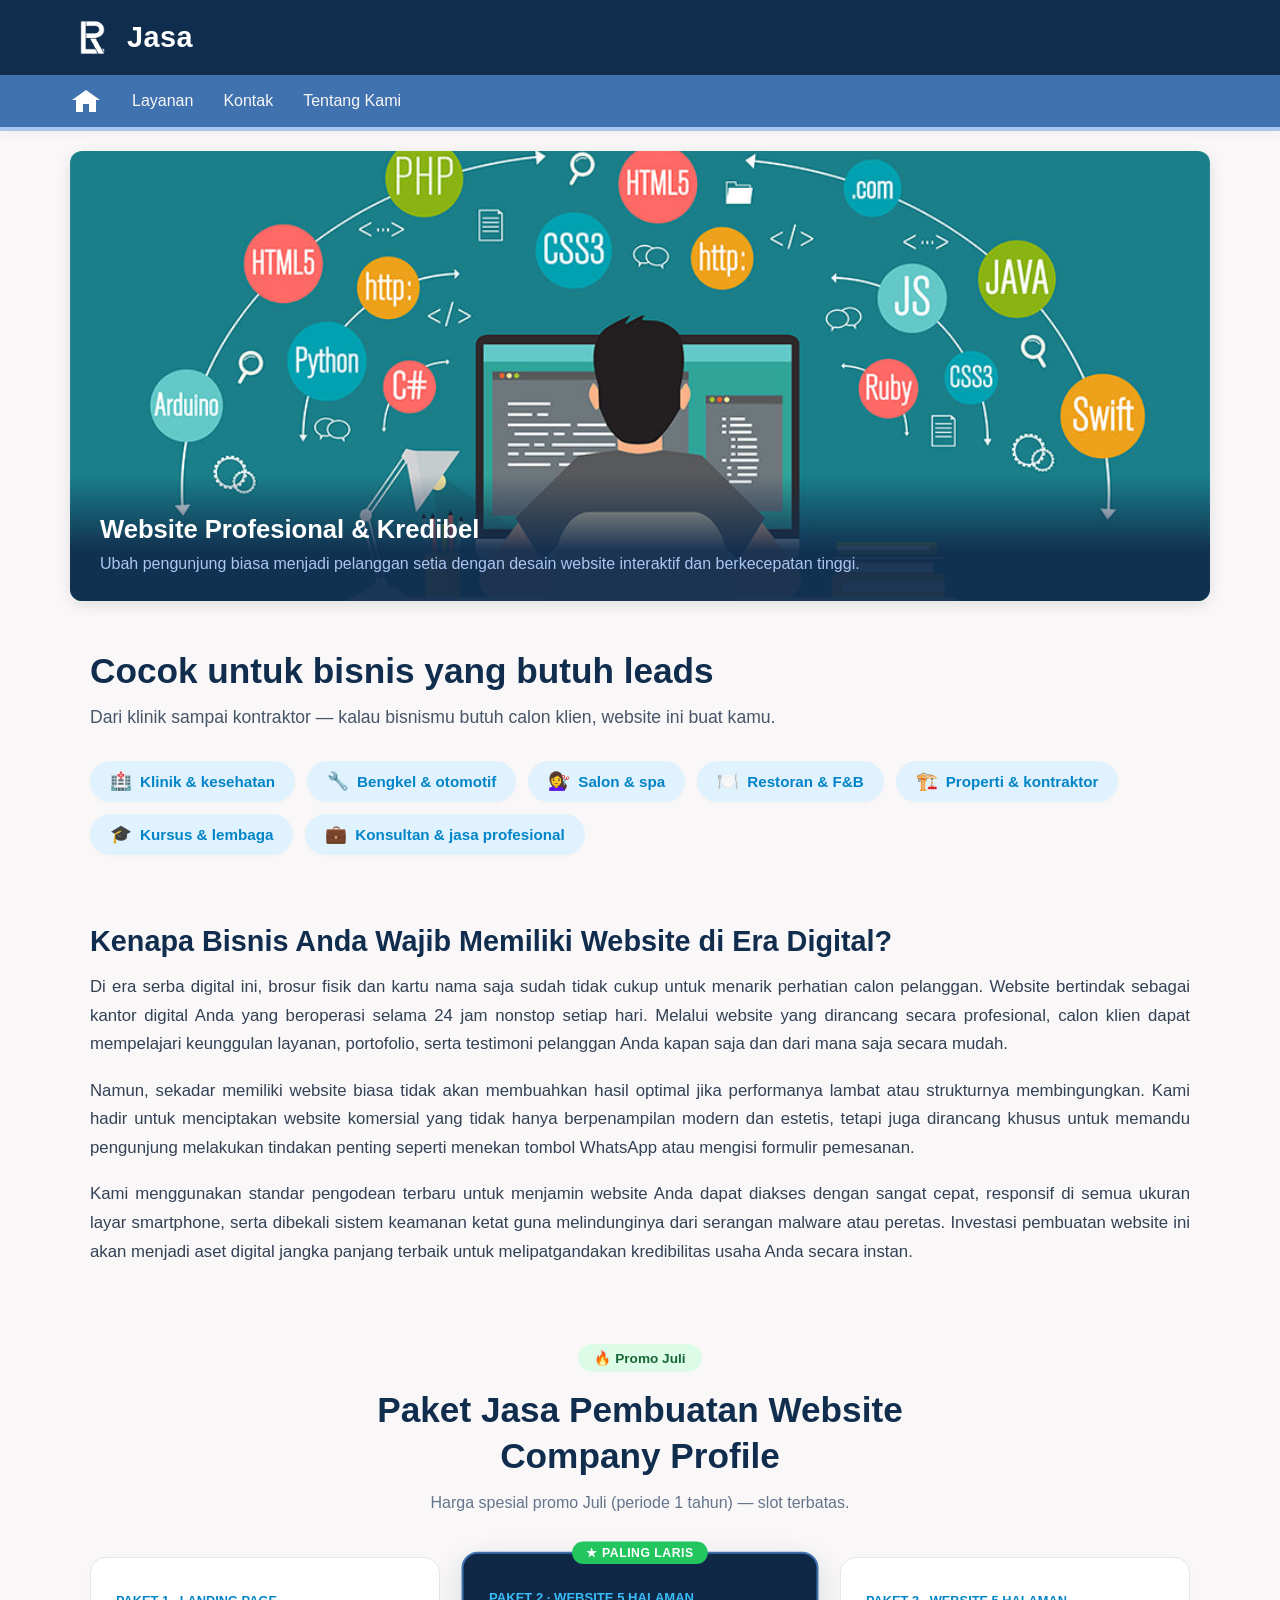
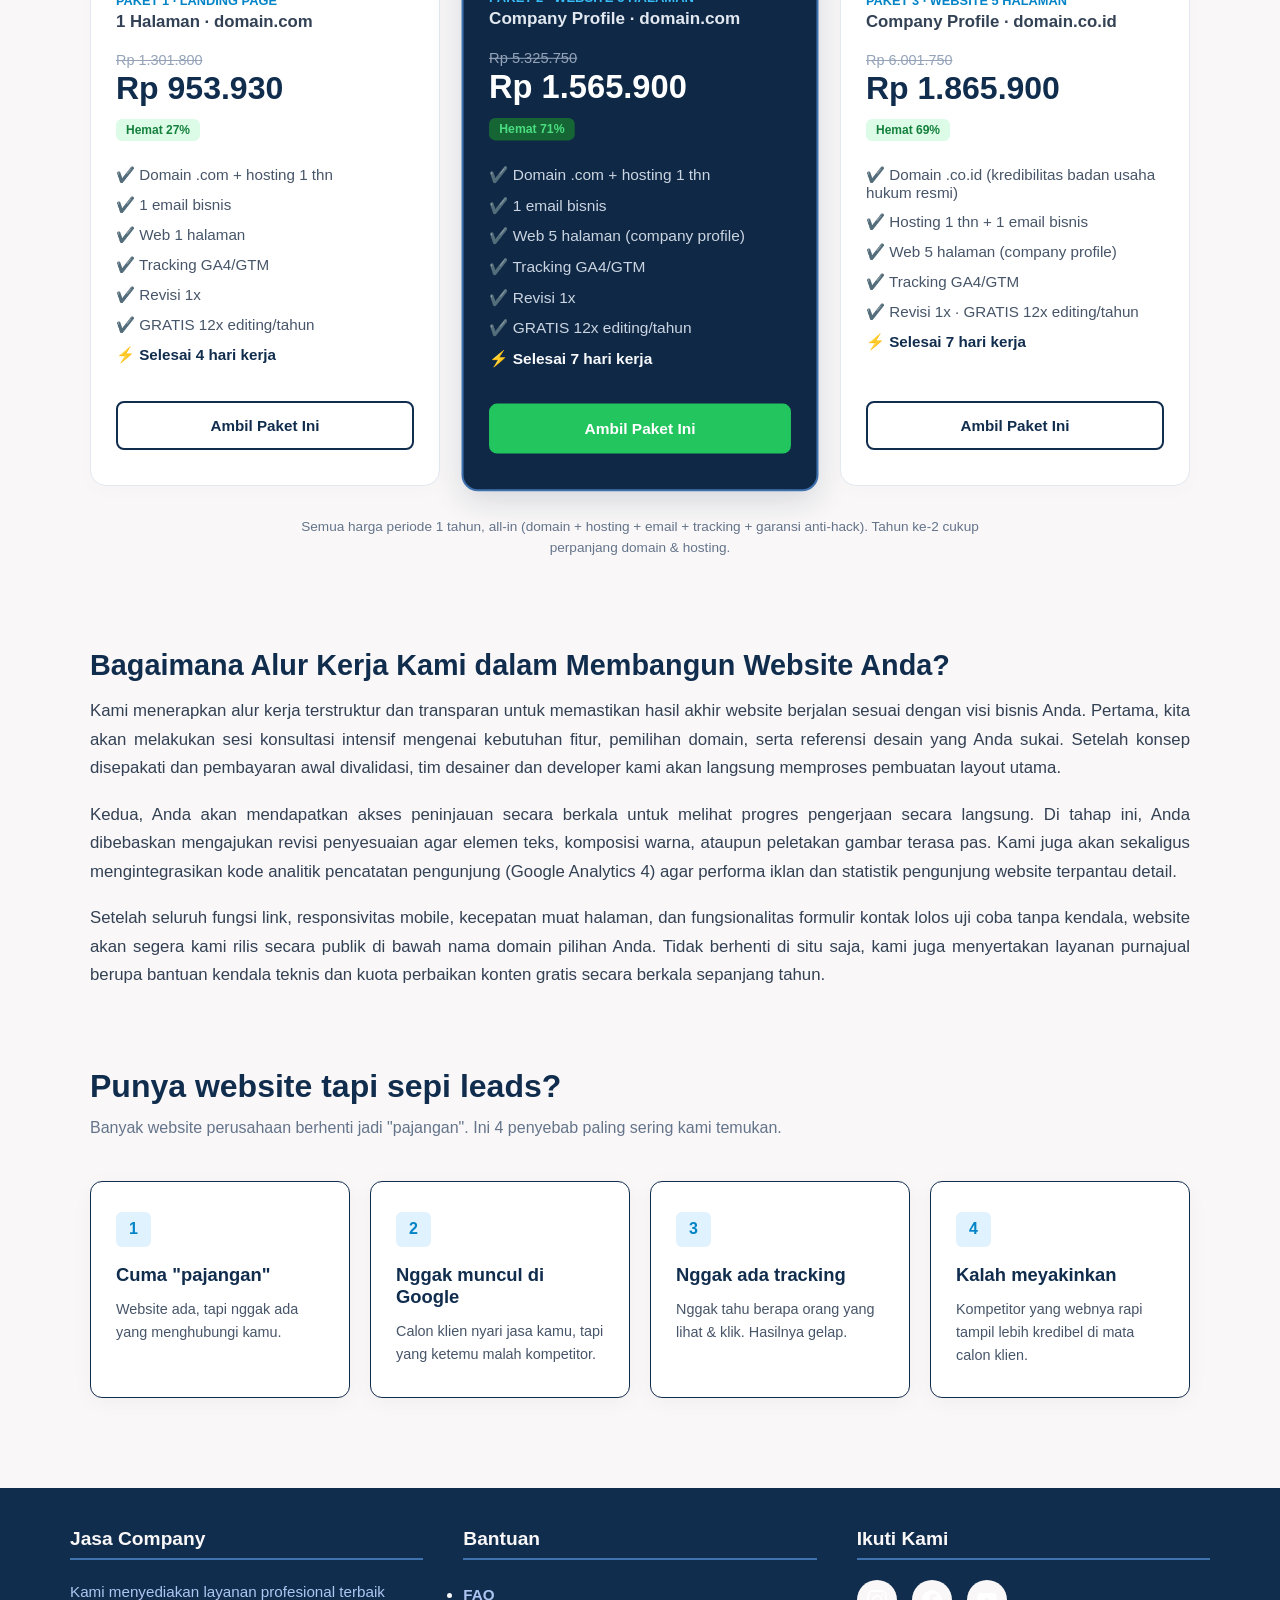
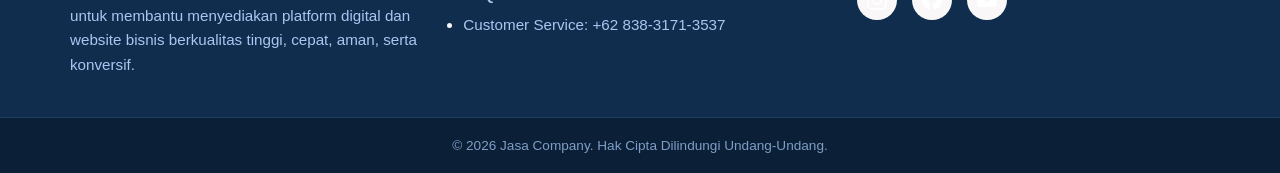
<file: Coba/index.html>
<!DOCTYPE html>
<html lang="id">
    <head>
        <title>Jasa Pembuatan Website Company Profile & Landing Page</title>
        <meta charset="UTF-8">
        <meta name="google-site-verification" content="d1-njlI8sUoPVNh6H78Sb73TtSeCUR81l8b9P4WGvww" />
        <meta name="viewport" content="width=device-width, initial-scale=1.0">
        <link rel="stylesheet" href="css/style.css">
        <style>
            .container {
                display: flex;
                flex-direction: column;
                align-items: center;
                width: 100%;
                padding: 20px 0;
            }

            .slider-container {
                position: relative;
                width: 100%;
                max-width: 1140px;
                height: 450px;    
                overflow: hidden;
                border-radius: 12px;
                box-shadow: 0 4px 15px rgba(0, 0, 0, 0.1);
                margin-bottom: 30px;
            }

            .slider-wrapper {
                width: 100%;
                height: 100%;
                position: relative;
            }

            .slide {
                position: absolute;
                top: 0;
                left: 0;
                width: 100%;
                height: 100%;
                opacity: 0;
                transition: opacity 0.8s ease-in-out;
                z-index: 1;
            }

            .slide.active {
                opacity: 1;
                z-index: 2;
            }

            .slide-img {
                width: 100%;
                height: 100%;
                object-fit: cover; 
            }

            .text-box-bottom {
                position: absolute;
                bottom: 0;
                left: 0;
                width: 100%;
                background: linear-gradient(transparent, rgba(17, 45, 78, 0.95) 60%); 
                color: #F9F7F7;
                padding: 40px 30px 25px 30px;
                text-align: left;
                box-sizing: border-box;
            }

            .text-box-bottom h3 {
                font-size: 1.6rem;
                margin-bottom: 8px;
                color: #ffffff;
                font-weight: 600;
            }

            .text-box-bottom p {
                font-size: 1rem;
                color: #adc5f1;
                line-height: 1.5;
                max-width: 800px;
            }

            .business-leads-section {
                max-width: 1140px;
                width: 100%;
                padding: 20px 20px 40px 20px;
                text-align: left;
            }

            .business-leads-title {
                font-size: 2.2rem;
                color: #112D4E;
                font-weight: 700;
                margin-bottom: 12px;
            }

            .business-leads-subtitle {
                font-size: 1.1rem;
                color: #475569;
                margin-bottom: 30px;
                line-height: 1.6;
                max-width: 700px;
            }

            .badge-container {
                display: flex;
                flex-wrap: wrap;
                gap: 12px;
            }

            .lead-badge {
                display: flex;
                align-items: center;
                gap: 8px;
                background-color: #e0f2fe;
                color: #0284c7;
                padding: 10px 20px;
                border-radius: 50px;
                font-weight: 600;
                font-size: 0.95rem;
                box-shadow: 0 2px 5px rgba(0,0,0,0.02);
            }

            .lead-badge span {
                font-size: 1.1rem;
            }

            .desc-text {
                max-width: 1140px;
                width: 100%;
                padding: 0 20px;
                line-height: 1.7;
                color: #334155;
                font-size: 1.05rem;
                text-align: justify;
            }

            .desc-heading {
                max-width: 1140px;
                width: 100%;
                padding: 0 20px;
                font-size: 1.8rem;
                color: #112D4E;
                font-weight: 700;
                margin-top: 30px;
                margin-bottom: 15px;
            }

            .pricing-section {
                max-width: 1140px;
                width: 100%;
                margin: 60px auto;
                padding: 0 20px;
                text-align: center;
            }

            .promo-badge {
                display: inline-flex;
                align-items: center;
                gap: 4px;
                background-color: #dcfce7;
                color: #166534;
                padding: 6px 16px;
                border-radius: 20px;
                font-size: 0.85rem;
                font-weight: 700;
                margin-bottom: 15px;
            }

            .pricing-title {
                font-size: 2.2rem;
                color: #112D4E;
                font-weight: 700;
                line-height: 1.3;
                margin-bottom: 15px;
            }

            .pricing-subtitle {
                font-size: 1rem;
                color: #64748b;
                margin-bottom: 45px;
            }

            .pricing-grid {
                display: grid;
                grid-template-columns: repeat(3, 1fr);
                gap: 25px;
                align-items: stretch;
                margin-bottom: 30px;
            }

            .price-card {
                background: #ffffff;
                border: 1px solid #e2e8f0;
                border-radius: 16px;
                padding: 35px 25px;
                display: flex;
                flex-direction: column;
                text-align: left;
                position: relative;
                box-shadow: 0 4px 20px rgba(0,0,0,0.02);
                transition: transform 0.3s ease;
            }

            .price-card.featured {
                background-color: #0f2846;
                color: #ffffff;
                border: 2px solid #3F72AF;
                transform: scale(1.02);
                box-shadow: 0 10px 30px rgba(17, 45, 78, 0.15);
            }

            .featured-tag {
                position: absolute;
                top: -12px;
                left: 50%;
                transform: translateX(-50%);
                background-color: #22c55e;
                color: white;
                padding: 4px 14px;
                font-size: 0.75rem;
                font-weight: 700;
                border-radius: 20px;
                text-transform: uppercase;
                letter-spacing: 0.5px;
            }

            .card-header-title {
                font-size: 0.8rem;
                font-weight: 700;
                color: #0284c7;
                text-transform: uppercase;
                margin-bottom: 4px;
            }
            .price-card.featured .card-header-title {
                color: #38bdf8;
            }

            .card-header-sub {
                font-size: 1.05rem;
                font-weight: 600;
                color: #334155;
                margin-bottom: 20px;
            }
            .price-card.featured .card-header-sub {
                color: #e2e8f0;
            }

            .old-price {
                font-size: 0.9rem;
                text-decoration: line-through;
                color: #94a3b8;
            }

            .current-price {
                font-size: 2rem;
                font-weight: 700;
                color: #112D4E;
                margin: 2px 0 12px 0;
            }
            .price-card.featured .current-price {
                color: #ffffff;
            }

            .discount-badge {
                display: inline-block;
                background-color: #dcfce7;
                color: #15803d;
                font-size: 0.75rem;
                font-weight: 700;
                padding: 4px 10px;
                border-radius: 6px;
                margin-bottom: 25px;
                align-self: flex-start;
            }
            .price-card.featured .discount-badge {
                background-color: #166534;
                color: #4ade80;
            }

            .features-list {
                list-style: none;
                padding: 0;
                margin: 0 0 35px 0;
                display: flex;
                flex-direction: column;
                gap: 12px;
                font-size: 0.95rem;
            }

            .features-list li {
                display: flex;
                align-items: center;
                gap: 10px;
                color: #475569;
            }
            .price-card.featured .features-list li {
                color: #cbd5e1;
            }

            .features-list li.highlight-text {
                font-weight: 700;
                color: #112D4E;
            }
            .price-card.featured .features-list li.highlight-text {
                color: #f8fafc;
            }

            .pricing-btn {
                display: block;
                width: 100%;
                text-align: center;
                padding: 14px;
                border-radius: 8px;
                font-weight: 700;
                text-decoration: none;
                margin-top: auto;
                font-size: 0.95rem;
                border: 2px solid #112D4E;
                color: #112D4E;
                background-color: transparent;
                transition: all 0.3s ease;
            }
            .pricing-btn:hover {
                background-color: #112D4E;
                color: white;
            }

            .price-card.featured .pricing-btn {
                background-color: #22c55e;
                border-color: #22c55e;
                color: white;
            }
            .price-card.featured .pricing-btn:hover {
                background-color: #16a34a;
                border-color: #16a34a;
            }

            .pricing-note {
                font-size: 0.85rem;
                color: #64748b;
                line-height: 1.6;
                max-width: 700px;
                margin: 0 auto;
            }

            @media (max-width: 968px) {
                .pricing-grid {
                    grid-template-columns: 1fr;
                    gap: 40px;
                }
                .price-card.featured {
                    transform: scale(1);
                }
                .pricing-title {
                    font-size: 1.7rem;
                }
            }

            @media (max-width: 768px) {
                .slider-container { height: 300px; }
                .text-box-bottom h3 { font-size: 1.2rem; }
                .text-box-bottom p { font-size: 0.85rem; }
                .business-leads-title { font-size: 1.7rem; }
                .business-leads-subtitle { font-size: 0.95rem; }
                .lead-badge { font-size: 0.85rem; padding: 8px 16px; }
            }

            .leads-section {
                max-width: 1140px;
                width: 100%;
                margin: 60px auto 20px auto;
                padding: 0 20px;
                text-indent: 0; 
                text-align: left; 
            }

            .leads-title {
                font-size: 2rem;
                color: #112D4E; 
                font-weight: 700;
                margin-bottom: 10px;
            }

            .leads-subtitle {
                font-size: 1rem;
                color: #64748b;
                margin-bottom: 40px;
                line-height: 1.6;
            }

            .cards-grid {
                display: grid;
                grid-template-columns: repeat(4, 1fr);
                gap: 20px;
                width: 100%;
            }

            .lead-card {
                background-color: #ffffff;
                border-radius: 12px;
                padding: 30px 25px;
                box-shadow: 0 4px 20px rgba(0, 0, 0, 0.04); 
                border: 1px solid #112D4E;
                display: flex;
                flex-direction: column;
                gap: 12px;
                transition: transform 0.3s ease, box-shadow 0.3s ease;
            }

            .lead-card:hover {
                transform: translateY(-5px);
                box-shadow: 0 10px 25px rgba(0, 0, 0, 0.08);
            }

            .card-number {
                width: 35px;
                height: 35px;
                background-color: #e0f2fe; 
                color: #0284c7; 
                font-weight: 700;
                font-size: 1rem;
                display: flex;
                align-items: center;
                justify-content: center;
                border-radius: 6px;
            }

            .lead-card h3 {
                font-size: 1.15rem;
                color: #112D4E;
                font-weight: 700;
                margin-top: 5px;
            }

            .lead-card p {
                font-size: 0.9rem;
                color: #475569;
                line-height: 1.6;
                text-indent: 0; 
                text-align: left;
            }

            @media (max-width: 1024px) {
                .cards-grid { grid-template-columns: repeat(2, 1fr); }
            }

            @media (max-width: 640px) {
                .cards-grid { grid-template-columns: 1fr; }
                .leads-title { font-size: 1.6rem; }
            }
        </style>
    </head>
    <body>
        <header class="navbar">
            <div class="brand">
                <div style="display: flex; align-items: center; gap: 12px;">
                    <img src="img/logo.png" alt="Logo WebBuilder" class="brand-img">
                    <h1 class="brand-title">Jasa</h1>
                </div>
            </div>   

            <nav class="nav-menu">
                <div class="nav-menu-container">
                    <a href="#" class="home-logo" aria-label="Homepage">
                        <div class="house-roof"></div>
                        <div class="house-body"></div>
                    </a>
                    <a href="fahri/Layanan.html" class="nav-link">Layanan</a>
                    <a href="rizky/contact" class="nav-link">Kontak</a>
                    <a href="Arista/tentang_kami.html" class="nav-link">Tentang Kami</a>
                </div>
            </nav>
        </header>

        <div class="container">
            <div class="slider-container">
                <div class="slider-wrapper">
                    <div class="slide active">
                        <img src="img/slide1.png" alt="Website Kredibel" class="slide-img">
                        <div class="text-box-bottom">
                            <h3>Website Profesional & Kredibel</h3>
                            <p>Ubah pengunjung biasa menjadi pelanggan setia dengan desain website interaktif dan berkecepatan tinggi.</p>
                        </div>
                    </div>
                
                    <div class="slide">
                        <img src="img/slide2.png" alt="Konsultasi Gratis" class="slide-img">
                        <div class="text-box-bottom">
                            <h3>Konsultasi Gratis Bersama Tim Ahli</h3>
                            <p>Diskusikan konsep web impian Anda. Tim kami siap memberikan solusi terbaik sesuai anggaran bisnis Anda.</p>
                        </div>
                    </div>
                
                    <div class="slide">
                        <img src="img/slide3.png" alt="Optimasi Google" class="slide-img">
                        <div class="text-box-bottom">
                            <h3>Optimasi Google SEO & Tracking GA4</h3>
                            <p>Pastikan bisnis Anda mudah ditemukan calon klien di Google dan catat setiap data konversi secara akurat.</p>
                        </div>
                    </div>
                </div>
            </div>

            <section class="business-leads-section" id="jasa">
                <h2 class="business-leads-title">Cocok untuk bisnis yang butuh leads</h2>
                <p class="business-leads-subtitle">Dari klinik sampai kontraktor — kalau bisnismu butuh calon klien, website ini buat kamu.</p>

                <div class="badge-container">
                    <div class="lead-badge"><span>🏥</span> Klinik & kesehatan</div>
                    <div class="lead-badge"><span>🔧</span> Bengkel & otomotif</div>
                    <div class="lead-badge"><span>💇‍♀️</span> Salon & spa</div>
                    <div class="lead-badge"><span>🍽️</span> Restoran & F&B</div>
                    <div class="lead-badge"><span>🏗️</span> Properti & kontraktor</div>
                    <div class="lead-badge"><span>🎓</span> Kursus & lembaga</div>
                    <div class="lead-badge"><span>💼</span> Konsultan & jasa profesional</div>
                </div>
            </section>

            <h2 class="desc-heading">Kenapa Bisnis Anda Wajib Memiliki Website di Era Digital?</h2>
            <p class="desc-text">Di era serba digital ini, brosur fisik dan kartu nama saja sudah tidak cukup untuk menarik perhatian calon pelanggan. Website bertindak sebagai kantor digital Anda yang beroperasi selama 24 jam nonstop setiap hari. Melalui website yang dirancang secara profesional, calon klien dapat mempelajari keunggulan layanan, portofolio, serta testimoni pelanggan Anda kapan saja dan dari mana saja secara mudah.</p>
            <br>
            <p class="desc-text">Namun, sekadar memiliki website biasa tidak akan membuahkan hasil optimal jika performanya lambat atau strukturnya membingungkan. Kami hadir untuk menciptakan website komersial yang tidak hanya berpenampilan modern dan estetis, tetapi juga dirancang khusus untuk memandu pengunjung melakukan tindakan penting seperti menekan tombol WhatsApp atau mengisi formulir pemesanan.</p>
            <br>
            <p class="desc-text">Kami menggunakan standar pengodean terbaru untuk menjamin website Anda dapat diakses dengan sangat cepat, responsif di semua ukuran layar smartphone, serta dibekali sistem keamanan ketat guna melindunginya dari serangan malware atau peretas. Investasi pembuatan website ini akan menjadi aset digital jangka panjang terbaik untuk melipatgandakan kredibilitas usaha Anda secara instan.</p>
            <br>


            <section class="pricing-section">
                <div class="promo-badge">🔥 Promo Juli</div>
                <h2 class="pricing-title">Paket Jasa Pembuatan Website<br>Company Profile</h2>
                <p class="pricing-subtitle">Harga spesial promo Juli (periode 1 tahun) — slot terbatas.</p>

                <div class="pricing-grid">
                    <div class="price-card">
                        <div class="card-header-title">Paket 1 · Landing Page</div>
                        <div class="card-header-sub">1 Halaman · domain.com</div>
                        <div class="old-price">Rp 1.301.800</div>
                        <div class="current-price">Rp 953.930</div>
                        <div class="discount-badge">Hemat 27%</div>
                        <ul class="features-list">
                            <li>✔️ Domain .com + hosting 1 thn</li>
                            <li>✔️ 1 email bisnis</li>
                            <li>✔️ Web 1 halaman</li>
                            <li>✔️ Tracking GA4/GTM</li>
                            <li>✔️ Revisi 1x</li>
                            <li>✔️ GRATIS 12x editing/tahun</li>
                            <li class="highlight-text">⚡ Selesai 4 hari kerja</li>
                        </ul>
                        <a href="https://wa.me/6283831713537" class="pricing-btn">Ambil Paket Ini</a>
                    </div>

                    <div class="price-card featured">
                        <div class="featured-tag">★ Paling Laris</div>
                        <div class="card-header-title">Paket 2 · Website 5 Halaman</div>
                        <div class="card-header-sub">Company Profile · domain.com</div>
                        <div class="old-price">Rp 5.325.750</div>
                        <div class="current-price">Rp 1.565.900</div>
                        <div class="discount-badge">Hemat 71%</div>
                        <ul class="features-list">
                            <li>✔️ Domain .com + hosting 1 thn</li>
                            <li>✔️ 1 email bisnis</li>
                            <li>✔️ Web 5 halaman (company profile)</li>
                            <li>✔️ Tracking GA4/GTM</li>
                            <li>✔️ Revisi 1x</li>
                            <li>✔️ GRATIS 12x editing/tahun</li>
                            <li class="highlight-text">⚡ Selesai 7 hari kerja</li>
                        </ul>
                        <a href="https://wa.me/6283831713537" class="pricing-btn">Ambil Paket Ini</a>
                    </div>

                    <div class="price-card">
                        <div class="card-header-title">Paket 3 · Website 5 Halaman</div>
                        <div class="card-header-sub">Company Profile · domain.co.id</div>
                        <div class="old-price">Rp 6.001.750</div>
                        <div class="current-price">Rp 1.865.900</div>
                        <div class="discount-badge">Hemat 69%</div>
                        <ul class="features-list">
                            <li>✔️ Domain .co.id (kredibilitas badan usaha hukum resmi)</li>
                            <li>✔️ Hosting 1 thn + 1 email bisnis</li>
                            <li>✔️ Web 5 halaman (company profile)</li>
                            <li>✔️ Tracking GA4/GTM</li>
                            <li>✔️ Revisi 1x · GRATIS 12x editing/tahun</li>
                            <li class="highlight-text">⚡ Selesai 7 hari kerja</li>
                        </ul>
                        <a href="https://wa.me/6283831713537" class="pricing-btn">Ambil Paket Ini</a>
                    </div>
                </div>

                <p class="pricing-note">Semua harga periode 1 tahun, all-in (domain + hosting + email + tracking + garansi anti-hack). Tahun ke-2 cukup perpanjang domain & hosting.</p>
            </section>

            <h2 class="desc-heading" id="tentang">Bagaimana Alur Kerja Kami dalam Membangun Website Anda?</h2>
            <p class="desc-text">Kami menerapkan alur kerja terstruktur dan transparan untuk memastikan hasil akhir website berjalan sesuai dengan visi bisnis Anda. Pertama, kita akan melakukan sesi konsultasi intensif mengenai kebutuhan fitur, pemilihan domain, serta referensi desain yang Anda sukai. Setelah konsep disepakati dan pembayaran awal divalidasi, tim desainer dan developer kami akan langsung memproses pembuatan layout utama.</p>
            <br>
            <p class="desc-text">Kedua, Anda akan mendapatkan akses peninjauan secara berkala untuk melihat progres pengerjaan secara langsung. Di tahap ini, Anda dibebaskan mengajukan revisi penyesuaian agar elemen teks, komposisi warna, ataupun peletakan gambar terasa pas. Kami juga akan sekaligus mengintegrasikan kode analitik pencatatan pengunjung (Google Analytics 4) agar performa iklan dan statistik pengunjung website terpantau detail.</p>
            <br>
            <p class="desc-text">Setelah seluruh fungsi link, responsivitas mobile, kecepatan muat halaman, dan fungsionalitas formulir kontak lolos uji coba tanpa kendala, website akan segera kami rilis secara publik di bawah nama domain pilihan Anda. Tidak berhenti di situ saja, kami juga menyertakan layanan purnajual berupa bantuan kendala teknis dan kuota perbaikan konten gratis secara berkala sepanjang tahun.</p>
            <br>

            <section class="leads-section">
                <h2 class="leads-title">Punya website tapi sepi leads?</h2>
                <p class="leads-subtitle">Banyak website perusahaan berhenti jadi "pajangan". Ini 4 penyebab paling sering kami temukan.</p>

                <div class="cards-grid">
                    <div class="lead-card">
                        <div class="card-number">1</div>
                        <h3>Cuma "pajangan"</h3>
                        <p>Website ada, tapi nggak ada yang menghubungi kamu.</p>
                    </div>

                    <div class="lead-card">
                        <div class="card-number">2</div>
                        <h3>Nggak muncul di Google</h3>
                        <p>Calon klien nyari jasa kamu, tapi yang ketemu malah kompetitor.</p>
                    </div>

                    <div class="lead-card">
                        <div class="card-number">3</div>
                        <h3>Nggak ada tracking</h3>
                        <p>Nggak tahu berapa orang yang lihat & klik. Hasilnya gelap.</p>
                    </div>
                
                    <div class="lead-card">
                        <div class="card-number">4</div>
                        <h3>Kalah meyakinkan</h3>
                        <p>Kompetitor yang webnya rapi tampil lebih kredibel di mata calon klien.</p>
                    </div>
                </div>
            </section>
        </div>

        <footer id="kontak">
            <div class="footer-container">
                <div class="footer-box">
                    <h3>Jasa Company</h3>
                    <p class="footer-desc">
                        Kami menyediakan layanan profesional terbaik untuk membantu menyediakan platform digital dan website bisnis berkualitas tinggi, cepat, aman, serta konversif.
                    </p>
                </div>

                <div class="footer-box">
                    <h3>Bantuan</h3>
                    <ul class="footer-links">
                        <li><a href="FAQ.html"><b>FAQ</b></a></li>
                        <li><a href="https://wa.me/6283831713537">Customer Service: +62 838-3171-3537</a></li>
                    </ul>
                </div>

                <div class="footer-box">
                    <h3>Ikuti Kami</h3>
                    <div class="footer-socials">
                        <a href="https://www.instagram.com/cwk.normal" class="social-icon instagram"><img src="img/instagram.png" width="20" alt="Instagram"></a>
                        <a href="https://www.facebook.com/gatra.fp" class="social-icon facebook"><img src="img/facebook.png" width="20" alt="Facebook"></a>
                        <a href="https://www.youtube.com/@gatraaja35" class="social-icon youtube"><img src="img/youtube.png" width="20" alt="Youtube"></a>
                    </div>
                </div>
            </div>

            <div class="footer-bottom">
                <p>&copy; 2026 Jasa Company. Hak Cipta Dilindungi Undang-Undang.</p>
            </div>
        </footer>

        <script>
            const slides = document.querySelectorAll('.slide');
            let currentSlide = 0;
            const slideInterval = 4000;

            function nextSlide() {
                slides[currentSlide].classList.remove('active');
                currentSlide = (currentSlide + 1) % slides.length;
                slides[currentSlide].classList.add('active');
            }

            setInterval(nextSlide, slideInterval);
        </script>
    </body>
</html>
</file>
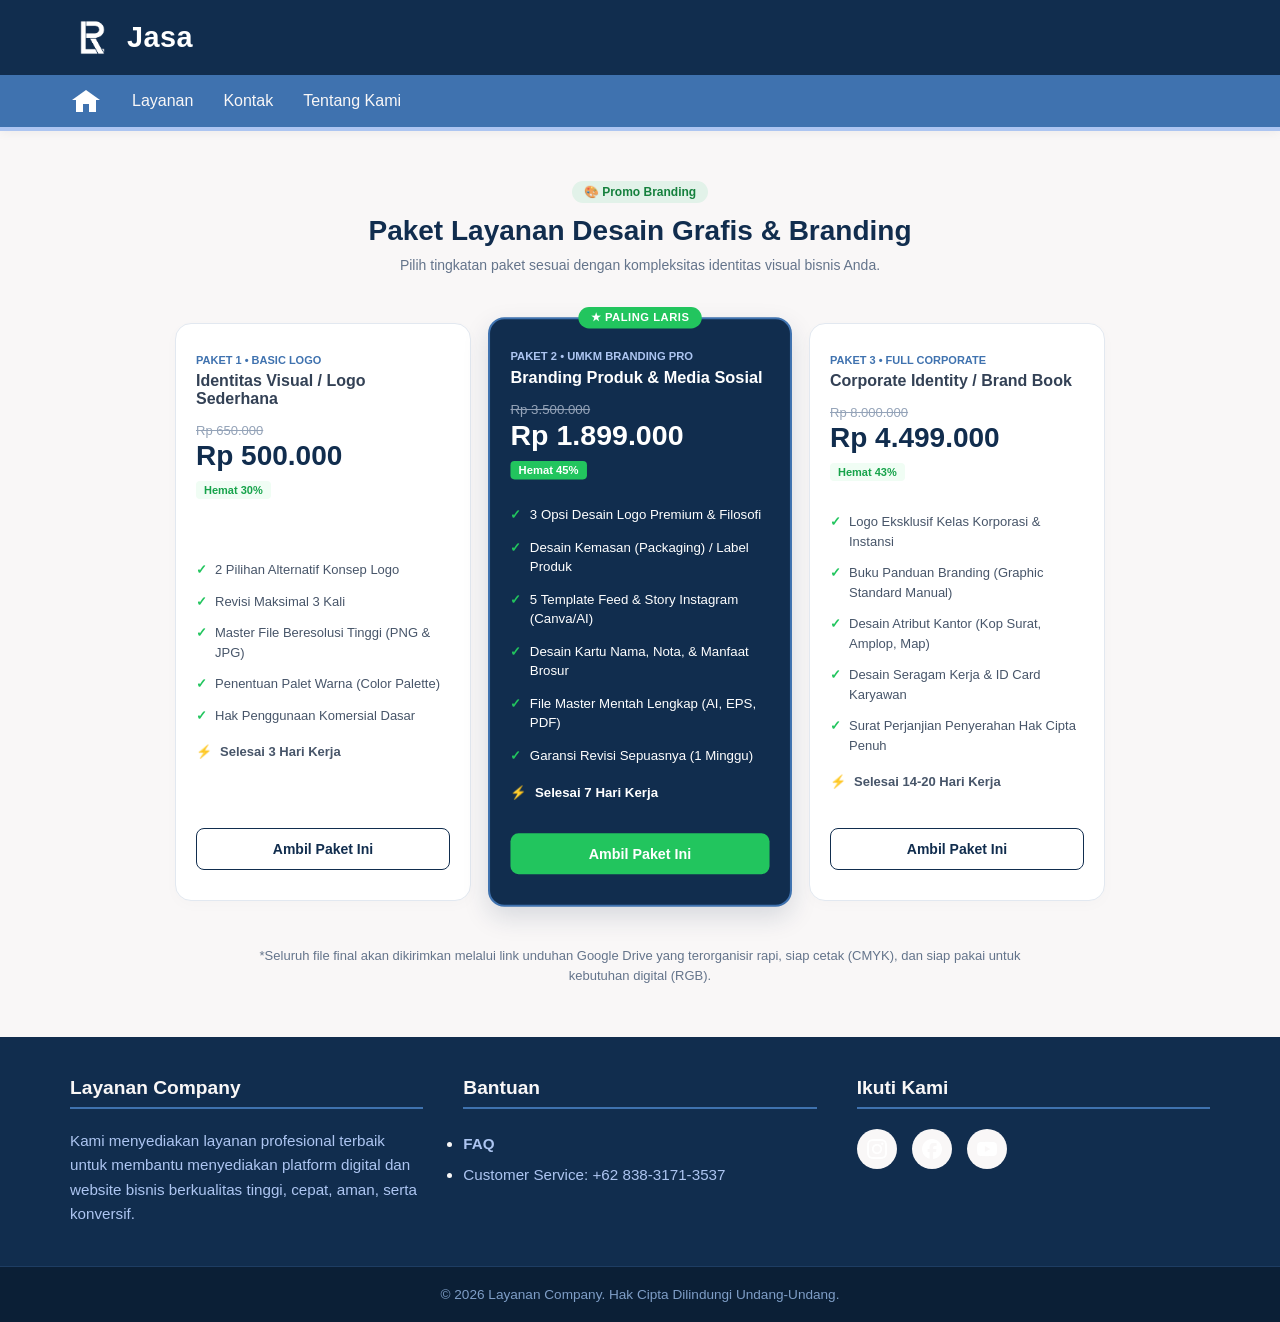
<file: Coba/fahri/Layanan Desain Grafis dan Branding.html>
<!DOCTYPE html>
<html lang="id">
    <head>
        <title>Jasa Pembuatan Website Company Profile & Landing Page</title>
        <meta charset="UTF-8">
        <meta name="viewport" content="width=device-width, initial-scale=1.0">
        <link rel="stylesheet" href="css/style.css">
        <link rel="stylesheet" href="css/fahri-style.css">
        

    </head>

<body>
<body>
        <header class="navbar">
            <div class="brand">
                <div style="display: flex; align-items: center; gap: 12px;">
                    <img src="../img/logo.png" alt="Logo WebBuilder" class="brand-img">
                    <h1 class="brand-title">Jasa</h1>
                </div>
            </div>   

            <nav class="nav-menu">
                <div class="nav-menu-container">
                    <a href="../index.html" class="home-logo" aria-label="Homepage">
                        <div class="house-roof"></div>
                        <div class="house-body"></div>
                    </a>
                    <a href="Layanan.html" class="nav-link">Layanan</a>
                    <a href="../rizky/kontak" class="nav-link">Kontak</a>
                    <a href="../Arista/tentang_kami" class="nav-link">Tentang Kami</a>
                </div>
            </nav>
        </header>


<!-- SECTION PRICING HARGA Layanan DESAIN & BRANDING (Sesuai Layout image_cc2ae8_2.png) -->
<section class="pricing-section">
    <div class="pricing-header">
        <span class="badge-promo">🎨 Promo Branding</span>
        <h2>Paket Layanan Desain Grafis & Branding</h2>
        <p>Pilih tingkatan paket sesuai dengan kompleksitas identitas visual bisnis Anda.</p>
    </div>

<div class="pricing-container">
        
         <!-- PAKET 1: KASUAL / STARTER -->
        <div class="pricing-card">
            <div class="card-top">
                <span class="packet-tag blue-text">PAKET 1 • BASIC LOGO</span>
                <h3>Identitas Visual / Logo Sederhana</h3>
                <div class="old-price">Rp 650.000</div>
                <div class="current-price">Rp 500.000</div>
                <span class="badge-save green-light">Hemat 30%</span>
            </div>
            <ul class="pricing-features">
                <li><span class="check-icon">✓</span> 2 Pilihan Alternatif Konsep Logo</li>
                <li><span class="check-icon">✓</span> Revisi Maksimal 3 Kali</li>
                <li><span class="check-icon">✓</span> Master File Beresolusi Tinggi (PNG & JPG)</li>
                <li><span class="check-icon">✓</span> Penentuan Palet Warna (Color Palette)</li>
                <li><span class="check-icon">✓</span> Hak Penggunaan Komersial Dasar</li>
                <li class="duration"><span class="flash-icon">⚡</span> Selesai 3 Hari Kerja</li>
            </ul>
            <a href="#" class="btn-packet outline">Ambil Paket Ini</a>
        </div>

        <!-- PAKET 2: UMKM / PROMOSI (HIGHLIGHTED AS PALING LARIS) -->
        <div class="pricing-card highlighted">
            <span class="badge-popular">★ PALING LARIS</span>
            <div class="card-top">
                <span class="packet-tag blue-light-text">PAKET 2 • UMKM BRANDING PRO</span>
                <h3>Branding Produk & Media Sosial</h3>
                <div class="old-price">Rp 3.500.000</div>
                <div class="current-price">Rp 1.899.000</div>
                <span class="badge-save green-solid">Hemat 45%</span>
            </div>
            <ul class="pricing-features">
                <li><span class="check-icon">✓</span> 3 Opsi Desain Logo Premium & Filosofi</li>
                <li><span class="check-icon">✓</span> Desain Kemasan (Packaging) / Label Produk</li>
                <li><span class="check-icon">✓</span> 5 Template Feed & Story Instagram (Canva/AI)</li>
                <li><span class="check-icon">✓</span> Desain Kartu Nama, Nota, & Manfaat Brosur</li>
                <li><span class="check-icon">✓</span> File Master Mentah Lengkap (AI, EPS, PDF)</li>
                <li><span class="check-icon">✓</span> Garansi Revisi Sepuasnya (1 Minggu)</li>
                <li class="duration"><span class="flash-icon">⚡</span> Selesai 7 Hari Kerja</li>
            </ul>
            <a href="#" class="btn-packet solid">Ambil Paket Ini</a>
        </div>

        <!-- PAKET 3: CORPORATE IDENTITY -->
        <div class="pricing-card">
            <div class="card-top">
                <span class="packet-tag blue-text">PAKET 3 • FULL CORPORATE</span>
                <h3>Corporate Identity / Brand Book</h3>
                <div class="old-price">Rp 8.000.000</div>
                <div class="current-price">Rp 4.499.000</div>
                <span class="badge-save green-light">Hemat 43%</span>
            </div>
            <ul class="pricing-features">
                <li><span class="check-icon">✓</span> Logo Eksklusif Kelas Korporasi & Instansi</li>
                <li><span class="check-icon">✓</span> Buku Panduan Branding (Graphic Standard Manual)</li>
                <li><span class="check-icon">✓</span> Desain Atribut Kantor (Kop Surat, Amplop, Map)</li>
                <li><span class="check-icon">✓</span> Desain Seragam Kerja & ID Card Karyawan</li>
                <li><span class="check-icon">✓</span> Surat Perjanjian Penyerahan Hak Cipta Penuh</li>
                <li class="duration"><span class="flash-icon">⚡</span> Selesai 14-20 Hari Kerja</li>
            </ul>
            <a href="#" class="btn-packet outline">Ambil Paket Ini</a>
        </div>

    </div>

    </div>


    <p class="pricing-footer-text">
        *Seluruh file final akan dikirimkan melalui link unduhan Google Drive yang terorganisir rapi, siap cetak (CMYK), dan siap pakai untuk kebutuhan digital (RGB).
    </p>
</section>

<footer id="kontak">
            <div class="footer-container">
                <div class="footer-box">
                    <h3>Layanan Company</h3>
                    <p class="footer-desc">
                        Kami menyediakan layanan profesional terbaik untuk membantu menyediakan platform digital dan website bisnis berkualitas tinggi, cepat, aman, serta konversif.
                    </p>
                </div>

                <div class="footer-box">
                    <h3>Bantuan</h3>
                    <ul class="footer-links">
                        <li><a href="../FAQ.html"><b>FAQ</b></a></li>
                        <li><a href="https://wa.me/6283831713537">Customer Service: +62 838-3171-3537</a></li>
                    </ul>
                </div>

                <div class="footer-box">
                    <h3>Ikuti Kami</h3>
                    <div class="footer-socials">
                        <a href="#" class="social-icon instagram"><img src="../img/instagram.png" width="20" alt="Instagram"></a>
                        <a href="#" class="social-icon facebook"><img src="../img/facebook.png" width="20" alt="Facebook"></a>
                        <a href="#" class="social-icon youtube"><img src="../img/youtube.png" width="20" alt="Youtube"></a>
                    </div>
                </div>
            </div>

            <div class="footer-bottom">
                <p>&copy; 2026 Layanan Company. Hak Cipta Dilindungi Undang-Undang.</p>
            </div>
        </footer>

        <script>
            const slides = document.querySelectorAll('.slide');
            let currentSlide = 0;
            const slideInterval = 4000;

            function nextSlide() {
                slides[currentSlide].classList.remove('active');
                currentSlide = (currentSlide + 1) % slides.length;
                slides[currentSlide].classList.add('active');
            }

            setInterval(nextSlide, slideInterval);
        </script>
    </body>
</html>
</file>
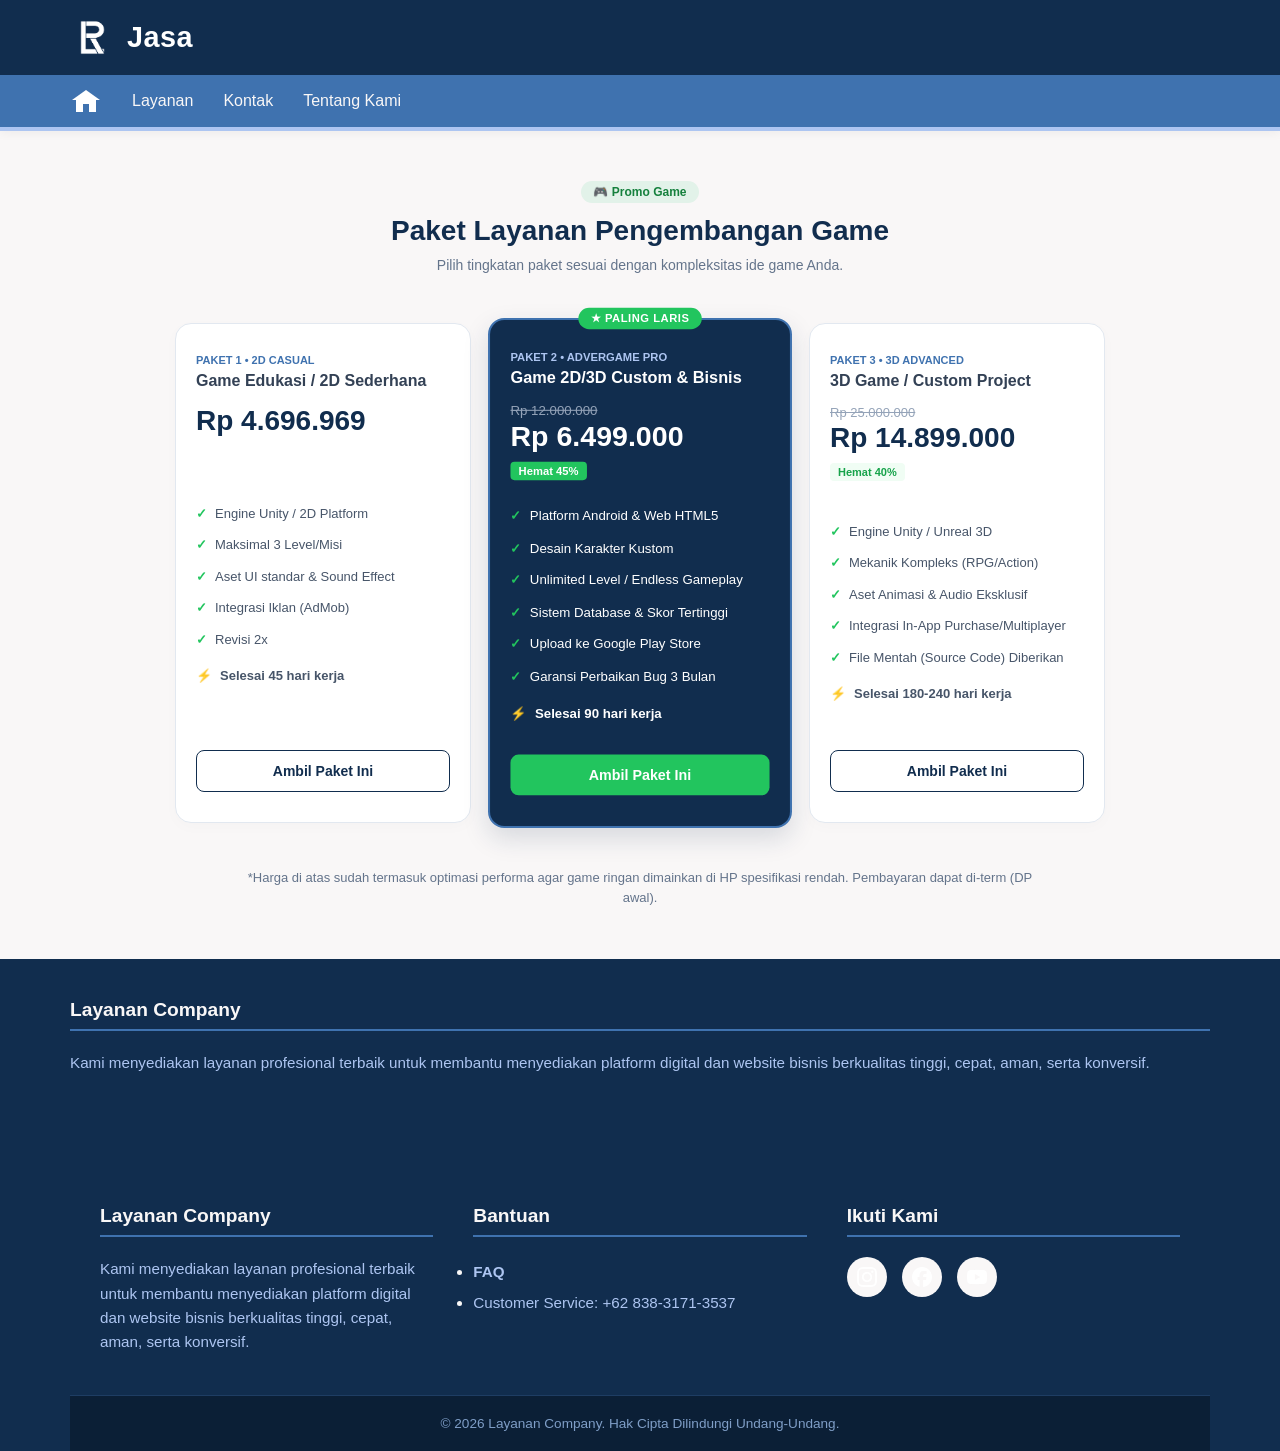
<file: Coba/fahri/Layanan Pembuatan Game.html>
<!DOCTYPE html>
<html lang="id">
    <head>
        <title>Jasa Pembuatan Website Company Profile & Landing Page</title>
        <meta charset="UTF-8">
        <meta name="viewport" content="width=device-width, initial-scale=1.0">
        <link rel="stylesheet" href="css/style.css">
        <link rel="stylesheet" href="css/fahri-style.css">
        

    </head>

<body>
<body>
        <header class="navbar">
            <div class="brand">
                <div style="display: flex; align-items: center; gap: 12px;">
                    <img src="../img/logo.png" alt="Logo WebBuilder" class="brand-img">
                    <h1 class="brand-title">Jasa</h1>
                </div>
            </div>   

            <nav class="nav-menu">
                <div class="nav-menu-container">
                    <a href="../index.html" class="home-logo" aria-label="Homepage">
                        <div class="house-roof"></div>
                        <div class="house-body"></div>
                    </a>
                    <a href="Layanan.html" class="nav-link">Layanan</a>
                    <a href="../rizky/kontak" class="nav-link">Kontak</a>
                    <a href="../Arista/tentang_kami" class="nav-link">Tentang Kami</a>
                </div>
            </nav>
        </header>



    <main>

        <!-- ================= PAKET ================= -->

                    <section class="pricing-section">
                     <div class="pricing-header">
                            <span class="badge-promo">🎮 Promo Game</span>
                            <h2>Paket Layanan Pengembangan Game</h2>
                            <p>Pilih tingkatan paket sesuai dengan kompleksitas ide game Anda.</p>
                        </div>

                        <div class="pricing-container">
                            
                            <div class="pricing-card">
                                <div class="card-top">
                                    <span class="packet-tag blue-text">PAKET 1 • 2D CASUAL</span>
                                    <h3>Game Edukasi / 2D Sederhana</h3>
                                    <div class="current-price">Rp 4.696.969</div>
                                </div>
                                <ul class="pricing-features">
                                    <li><span class="check-icon">✓</span> Engine Unity / 2D Platform</li>
                                    <li><span class="check-icon">✓</span> Maksimal 3 Level/Misi</li>
                                    <li><span class="check-icon">✓</span> Aset UI standar & Sound Effect</li>
                                    <li><span class="check-icon">✓</span> Integrasi Iklan (AdMob)</li>
                                    <li><span class="check-icon">✓</span> Revisi 2x</li>
                                    <li class="duration"><span class="flash-icon">⚡</span> Selesai 45 hari kerja</li>
                                </ul>
                                <a href="https://web.whatsapp.com/" class="btn-packet outline">Ambil Paket Ini</a>
                            </div>

                            <div class="pricing-card highlighted">
                                <span class="badge-popular">★ PALING LARIS</span>
                                <div class="card-top">
                                    <span class="packet-tag blue-light-text">PAKET 2 • ADVERGAME PRO</span>
                                    <h3>Game 2D/3D Custom & Bisnis</h3>
                                    <div class="old-price">Rp 12.000.000</div>
                                    <div class="current-price">Rp 6.499.000</div>
                                    <span class="badge-save green-solid">Hemat 45%</span>
                                </div>
                                <ul class="pricing-features">
                                    <li><span class="check-icon">✓</span> Platform Android & Web HTML5</li>
                                    <li><span class="check-icon">✓</span> Desain Karakter Kustom</li>
                                    <li><span class="check-icon">✓</span> Unlimited Level / Endless Gameplay</li>
                                    <li><span class="check-icon">✓</span> Sistem Database & Skor Tertinggi</li>
                                    <li><span class="check-icon">✓</span> Upload ke Google Play Store</li>
                                    <li><span class="check-icon">✓</span> Garansi Perbaikan Bug 3 Bulan</li>
                                    <li class="duration"><span class="flash-icon">⚡</span> Selesai 90 hari kerja</li>
                                </ul>
                                <a href="https://web.whatsapp.com/" class="btn-packet solid">Ambil Paket Ini</a>
                            </div>

                            <div class="pricing-card">
                                <div class="card-top">
                                    <span class="packet-tag blue-text">PAKET 3 • 3D ADVANCED</span>
                                    <h3>3D Game / Custom Project</h3>
                                    <div class="old-price">Rp 25.000.000</div>
                                    <div class="current-price">Rp 14.899.000</div>
                                    <span class="badge-save green-light">Hemat 40%</span>
                                </div>
                                <ul class="pricing-features">
                                    <li><span class="check-icon">✓</span> Engine Unity / Unreal 3D</li>
                                    <li><span class="check-icon">✓</span> Mekanik Kompleks (RPG/Action)</li>
                                    <li><span class="check-icon">✓</span> Aset Animasi & Audio Eksklusif</li>
                                    <li><span class="check-icon">✓</span> Integrasi In-App Purchase/Multiplayer</li>
                                    <li><span class="check-icon">✓</span> File Mentah (Source Code) Diberikan</li>
                                    <li class="duration"><span class="flash-icon">⚡</span> Selesai 180-240 hari kerja</li>
                                </ul>
                                <a href="https://web.whatsapp.com/" class="btn-packet outline">Ambil Paket Ini</a>
                            </div>

                        </div>

                        <p class="pricing-footer-text">
                            *Harga di atas sudah termasuk optimasi performa agar game ringan dimainkan di HP spesifikasi rendah. Pembayaran dapat di-term (DP awal).
                        </p>
                    </section>



        <!-- ================= TENTANG ================= -->

        <section id="tentang">

        </section>



        <!-- ================= KONTAK ================= -->

        <section id="kontak">

        </section>

    </main>



    <!-- ================= FOOTER ================= -->
<footer id="kontak">
            <div class="footer-container">
                <div class="footer-box">
                    <h3>Layanan Company</h3>
                    <p class="footer-desc">
                        Kami menyediakan layanan profesional terbaik untuk membantu menyediakan platform digital dan website bisnis berkualitas tinggi, cepat, aman, serta konversif.
                    </p>
                </div>

<footer id="kontak">
            <div class="footer-container">
                <div class="footer-box">
                    <h3>Layanan Company</h3>
                    <p class="footer-desc">
                        Kami menyediakan layanan profesional terbaik untuk membantu menyediakan platform digital dan website bisnis berkualitas tinggi, cepat, aman, serta konversif.
                    </p>
                </div>

                <div class="footer-box">
                    <h3>Bantuan</h3>
                    <ul class="footer-links">
                        <li><a href="../FAQ.html"><b>FAQ</b></a></li>
                        <li><a href="https://wa.me/6283831713537">Customer Service: +62 838-3171-3537</a></li>
                    </ul>
                </div>

                <div class="footer-box">
                    <h3>Ikuti Kami</h3>
                    <div class="footer-socials">
                        <a href="#" class="social-icon instagram"><img src="../img/instagram.png" width="20" alt="Instagram"></a>
                        <a href="#" class="social-icon facebook"><img src="../img/facebook.png" width="20" alt="Facebook"></a>
                        <a href="#" class="social-icon youtube"><img src="../img/youtube.png" width="20" alt="Youtube"></a>
                    </div>
                </div>
            </div>

            <div class="footer-bottom">
                <p>&copy; 2026 Layanan Company. Hak Cipta Dilindungi Undang-Undang.</p>
            </div>
        </footer>

        <script>
            const slides = document.querySelectorAll('.slide');
            let currentSlide = 0;
            const slideInterval = 4000;

            function nextSlide() {
                slides[currentSlide].classList.remove('active');
                currentSlide = (currentSlide + 1) % slides.length;
                slides[currentSlide].classList.add('active');
            }

            setInterval(nextSlide, slideInterval);
        </script>
    </body>
</html>
</file>
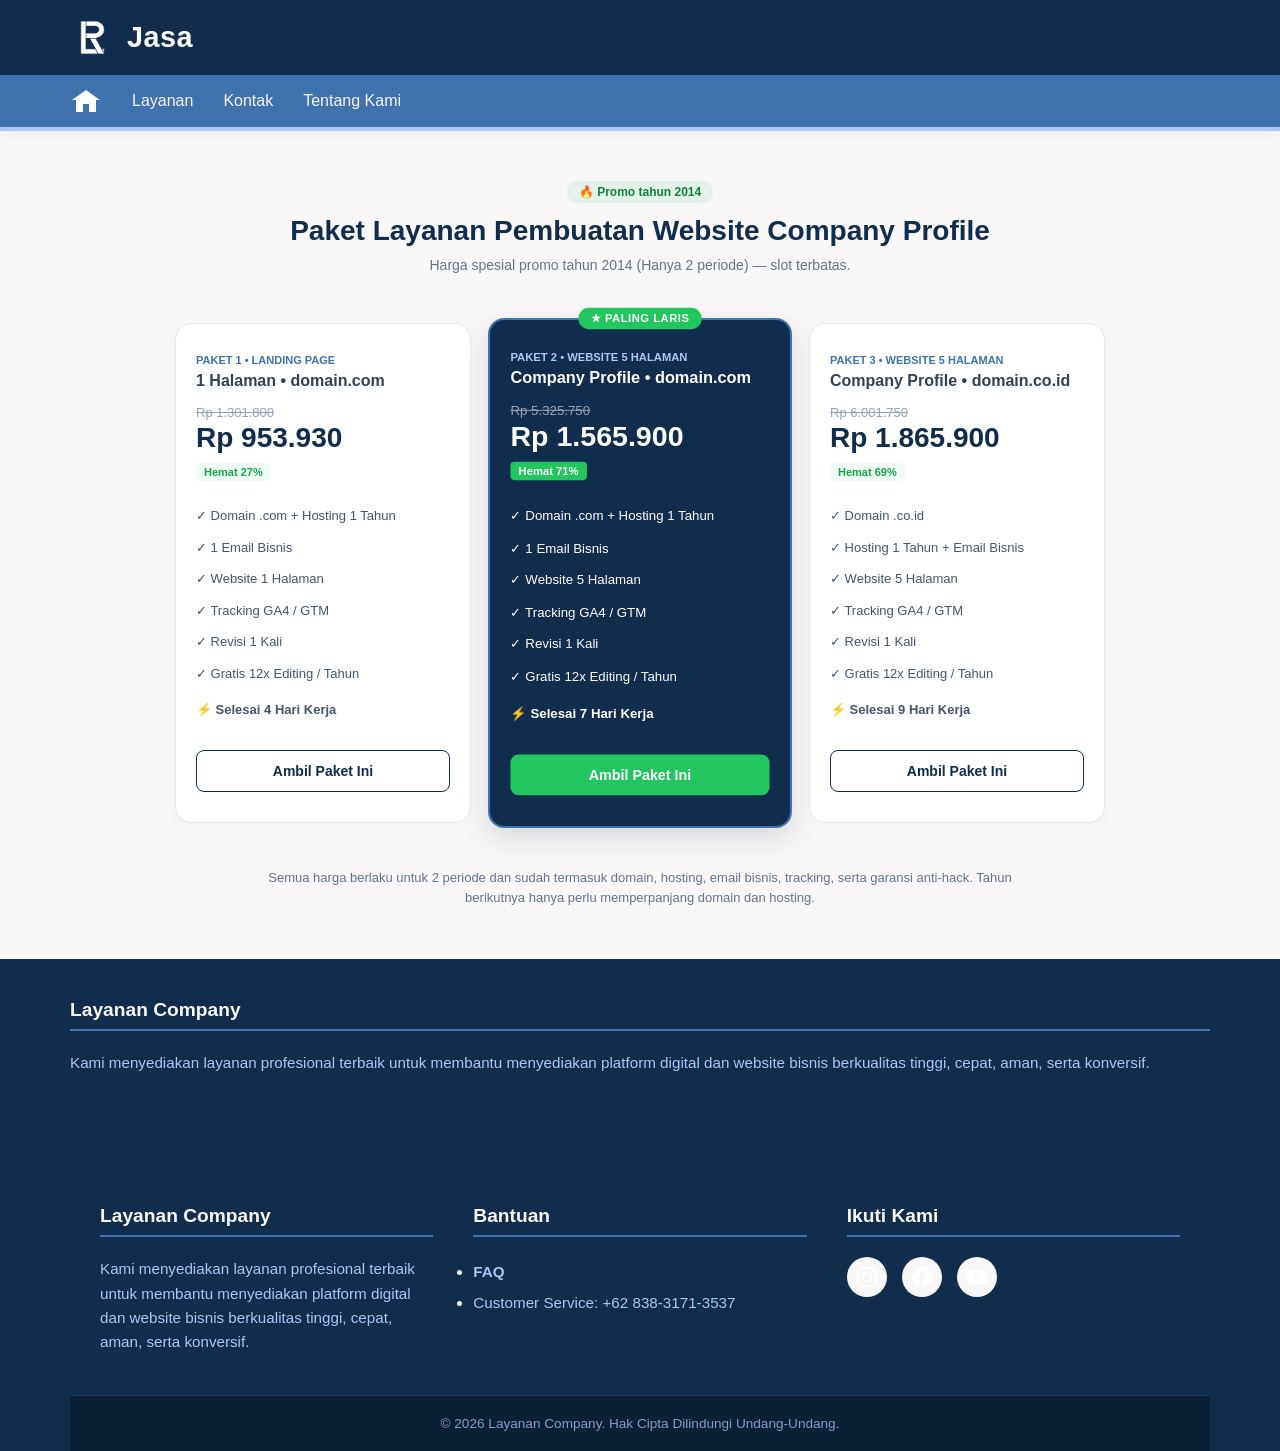
<file: Coba/fahri/Layanan Pembuatan Website Profesional.html>
<!DOCTYPE html>
<html lang="id">
    <head>
        <title>Jasa Pembuatan Website Company Profile & Landing Page</title>
        <meta charset="UTF-8">
        <meta name="viewport" content="width=device-width, initial-scale=1.0">
        <link rel="stylesheet" href="css/style.css">
        <link rel="stylesheet" href="css/fahri-style.css">
        

    </head>

<body>
<body>
        <header class="navbar">
            <div class="brand">
                <div style="display: flex; align-items: center; gap: 12px;">
                    <img src="../img/logo.png" alt="Logo WebBuilder" class="brand-img">
                    <h1 class="brand-title">Jasa</h1>
                </div>
            </div>   

            <nav class="nav-menu">
                <div class="nav-menu-container">
                    <a href="../index.html" class="home-logo" aria-label="Homepage">
                        <div class="house-roof"></div>
                        <div class="house-body"></div>
                    </a>
                    <a href="Layanan.html" class="nav-link">Layanan</a>
                    <a href="../rizky/kontak" class="nav-link">Kontak</a>
                    <a href="../Arista/tentang_kami" class="nav-link">Tentang Kami</a>
                </div>
            </nav>
        </header>


    <main>

        <!-- ================= PAKET ================= -->
        <section id="Layanan" class="pricing-section">

            <div class="pricing-header">

                <span class="badge-promo">
                    🔥 Promo tahun 2014
                </span>

                <h2>Paket Layanan Pembuatan Website Company Profile</h2>

                <p>
                    Harga spesial promo tahun 2014 (Hanya 2 periode) — slot terbatas.
                </p>

            </div>



            <div class="pricing-container">

                <!-- Paket 1 -->
                <article class="pricing-card">

                    <div class="card-top">

                        <span class="packet-tag blue-text">
                            PAKET 1 • LANDING PAGE
                        </span>

                        <h3>1 Halaman • domain.com</h3>

                        <div class="old-price">
                            Rp 1.301.800
                        </div>

                        <div class="current-price">
                            Rp 953.930
                        </div>

                        <span class="badge-save green-light">
                            Hemat 27%
                        </span>

                    </div>

                    <ul class="pricing-features">

                        <li>✓ Domain .com + Hosting 1 Tahun</li>
                        <li>✓ 1 Email Bisnis</li>
                        <li>✓ Website 1 Halaman</li>
                        <li>✓ Tracking GA4 / GTM</li>
                        <li>✓ Revisi 1 Kali</li>
                        <li>✓ Gratis 12x Editing / Tahun</li>

                        <li class="duration">
                            ⚡ Selesai 4 Hari Kerja
                        </li>

                    </ul>

                    <a href="https://web.whatsapp.com/" class="btn-packet outline" aria-label="Ambil Paket 1">
                        Ambil Paket Ini
                    </a>

                </article>



                <!-- Paket 2 -->
                <article class="pricing-card highlighted">

                    <span class="badge-popular">
                        ★ PALING LARIS
                    </span>

                    <div class="card-top">

                        <span class="packet-tag blue-light-text">
                            PAKET 2 • WEBSITE 5 HALAMAN
                        </span>

                        <h3>Company Profile • domain.com</h3>

                        <div class="old-price">
                            Rp 5.325.750
                        </div>

                        <div class="current-price">
                            Rp 1.565.900
                        </div>

                        <span class="badge-save green-solid">
                            Hemat 71%
                        </span>

                    </div>

                    <ul class="pricing-features">

                        <li>✓ Domain .com + Hosting 1 Tahun</li>
                        <li>✓ 1 Email Bisnis</li>
                        <li>✓ Website 5 Halaman</li>
                        <li>✓ Tracking GA4 / GTM</li>
                        <li>✓ Revisi 1 Kali</li>
                        <li>✓ Gratis 12x Editing / Tahun</li>

                        <li class="duration">
                            ⚡ Selesai 7 Hari Kerja
                        </li>

                    </ul>

                    <a href="https://web.whatsapp.com/" class="btn-packet solid" aria-label="Ambil Paket 2">
                        Ambil Paket Ini
                    </a>

                </article>



                <!-- Paket 3 -->
                <article class="pricing-card">

                    <div class="card-top">

                        <span class="packet-tag blue-text">
                            PAKET 3 • WEBSITE 5 HALAMAN
                        </span>

                        <h3>Company Profile • domain.co.id</h3>

                        <div class="old-price">
                            Rp 6.001.750
                        </div>

                        <div class="current-price">
                            Rp 1.865.900
                        </div>

                        <span class="badge-save green-light">
                            Hemat 69%
                        </span>

                    </div>

                    <ul class="pricing-features">

                        <li>✓ Domain .co.id</li>
                        <li>✓ Hosting 1 Tahun + Email Bisnis</li>
                        <li>✓ Website 5 Halaman</li>
                        <li>✓ Tracking GA4 / GTM</li>
                        <li>✓ Revisi 1 Kali</li>
                        <li>✓ Gratis 12x Editing / Tahun</li>

                        <li class="duration">
                            ⚡ Selesai 9 Hari Kerja
                        </li>

                    </ul>

                    <a href="https://web.whatsapp.com/" class="btn-packet outline" aria-label="Ambil Paket 3">
                        Ambil Paket Ini
                    </a>

                </article>

            </div>



            <p class="pricing-footer-text">
                Semua harga berlaku untuk 2 periode dan sudah termasuk domain, hosting,
                email bisnis, tracking, serta garansi anti-hack.
                Tahun berikutnya hanya perlu memperpanjang domain dan hosting.
            </p>

        </section>



        <!-- ================= TENTANG ================= -->

        <section id="tentang">

        </section>



        <!-- ================= KONTAK ================= -->

        <section id="kontak">

        </section>

    </main>



    <!-- ================= FOOTER ================= -->
<footer id="kontak">
            <div class="footer-container">
                <div class="footer-box">
                    <h3>Layanan Company</h3>
                    <p class="footer-desc">
                        Kami menyediakan layanan profesional terbaik untuk membantu menyediakan platform digital dan website bisnis berkualitas tinggi, cepat, aman, serta konversif.
                    </p>
                </div>

<footer id="kontak">
            <div class="footer-container">
                <div class="footer-box">
                    <h3>Layanan Company</h3>
                    <p class="footer-desc">
                        Kami menyediakan layanan profesional terbaik untuk membantu menyediakan platform digital dan website bisnis berkualitas tinggi, cepat, aman, serta konversif.
                    </p>
                </div>

                <div class="footer-box">
                    <h3>Bantuan</h3>
                    <ul class="footer-links">
                        <li><a href="../FAQ.html"><b>FAQ</b></a></li>
                        <li><a href="https://wa.me/6283831713537">Customer Service: +62 838-3171-3537</a></li>
                    </ul>
                </div>

                <div class="footer-box">
                    <h3>Ikuti Kami</h3>
                    <div class="footer-socials">
                        <a href="#" class="social-icon instagram"><img src="../img/instagram.png" width="20" alt="Instagram"></a>
                        <a href="#" class="social-icon facebook"><img src="../img/facebook.png" width="20" alt="Facebook"></a>
                        <a href="#" class="social-icon youtube"><img src="../img/youtube.png" width="20" alt="Youtube"></a>
                    </div>
                </div>
            </div>

            <div class="footer-bottom">
                <p>&copy; 2026 Layanan Company. Hak Cipta Dilindungi Undang-Undang.</p>
            </div>
        </footer>

        <script>
            const slides = document.querySelectorAll('.slide');
            let currentSlide = 0;
            const slideInterval = 4000;

            function nextSlide() {
                slides[currentSlide].classList.remove('active');
                currentSlide = (currentSlide + 1) % slides.length;
                slides[currentSlide].classList.add('active');
            }

            setInterval(nextSlide, slideInterval);
        </script>
    </body>
</html>
</file>
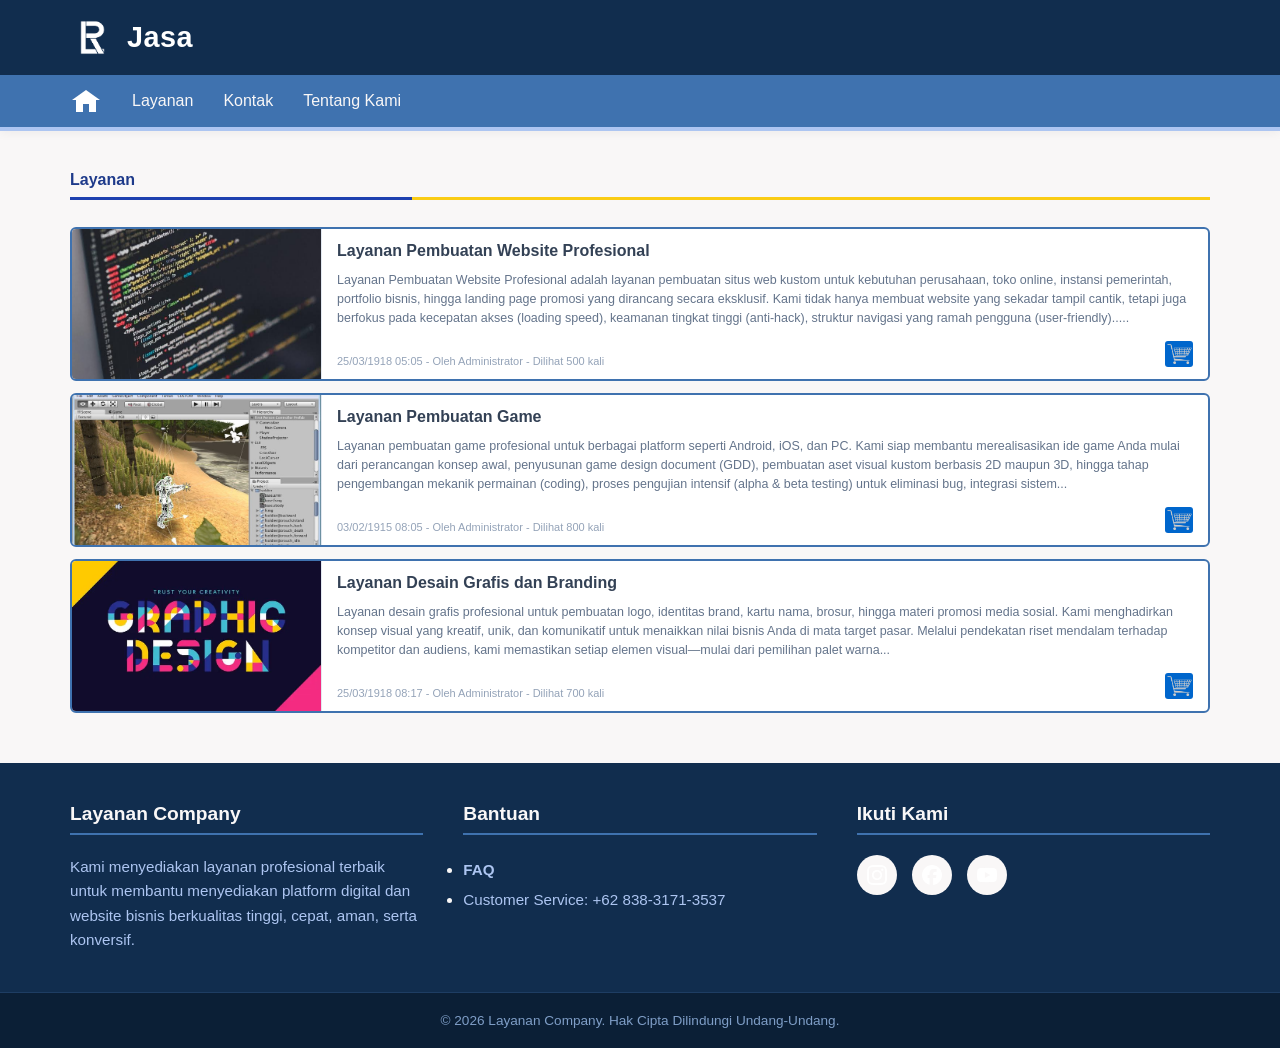
<file: Coba/fahri/Layanan.html>
<!DOCTYPE html>
<html lang="id">
    <head>
        <title>Jasa Pembuatan Website Company Profile & Landing Page</title>
        <meta charset="UTF-8">
        <meta name="viewport" content="width=device-width, initial-scale=1.0">
        <link rel="stylesheet" href="css/style.css">
        <link rel="stylesheet" href="css/fahri-style.css">
        

    </head>

<body>
<body>
        <header class="navbar">
            <div class="brand">
                <div style="display: flex; align-items: center; gap: 12px;">
                    <img src="../img/logo.png" alt="Logo WebBuilder" class="brand-img">
                    <h1 class="brand-title">Jasa</h1>
                </div>
            </div>   

            <nav class="nav-menu">
                <div class="nav-menu-container">
                    <a href="../index.html" class="home-logo" aria-label="Homepage">
                        <div class="house-roof"></div>
                        <div class="house-body"></div>
                    </a>
                    <a href="Layanan.html" class="nav-link">Layanan</a>
                    <a href="../rizky/kontak" class="nav-link">Kontak</a>
                    <a href="../Arista/tentang_kami" class="nav-link">Tentang Kami</a>
                </div>
            </nav>
        </header>
    <div class="wrapper">
       
        <div class="Layanan-container">
            
   
            <h2 class="header-title">Layanan</h2>
            
           
            <div class="Layanan-card">
                <div class="card-thumbnail">
                    <img src="../img/kode.png" alt="kode">
                </div>
                <div class="card-body">
                    <h3 class="card-title">Layanan Pembuatan Website Profesional</h3>
                    <p class="card-excerpt">
                      Layanan Pembuatan Website Profesional adalah layanan pembuatan situs web kustom untuk kebutuhan perusahaan, toko online, instansi pemerintah, portfolio bisnis, hingga landing page promosi yang dirancang secara eksklusif. Kami tidak hanya membuat website yang sekadar tampil cantik, tetapi juga berfokus pada kecepatan akses (loading speed), keamanan tingkat tinggi (anti-hack), struktur navigasi yang ramah pengguna (user-friendly).....
                    </p>
                    <div class="card-footer">
                        <span class="card-meta">25/03/1918 05:05 - Oleh Administrator - Dilihat 500 kali</span>
                        <a class="btn-keranjang" href="Layanan Pembuatan Website Profesional.html"> <img src="../img/keranjang.png" alt="Cari" class="img-icon"></a>
                    </div>
                </div>
            </div>


        <div class="Layanan-card">
                <div class="card-thumbnail">
                    <img src="../img/GAME.png" alt="game">
                </div>
                <div class="card-body">
                    <h3 class="card-title">Layanan Pembuatan Game</h3>
                    <p class="card-excerpt">
                        Layanan pembuatan game profesional untuk berbagai platform seperti Android, iOS, dan PC. Kami siap membantu merealisasikan ide game Anda mulai dari perancangan konsep awal, penyusunan game design document (GDD), pembuatan aset visual kustom berbasis 2D maupun 3D, hingga tahap pengembangan mekanik permainan (coding), proses pengujian intensif (alpha & beta testing) untuk eliminasi bug, integrasi sistem...
                    <div class="card-footer">
                        <span class="card-meta">03/02/1915 08:05 - Oleh Administrator - Dilihat 800 kali</span>
                    <a class="btn-keranjang" href="Layanan Pembuatan Game.html"> <img src="../img/keranjang.png" alt="Cari" class="img-icon"></a>
                    </div>
                </div>
            </div>

            <div class="Layanan-card">
                <div class="card-thumbnail">
                    <img src="../img/DESAIN.png" alt="APHP">
                </div>
                <div class="card-body">
                    <h3 class="card-title">Layanan Desain Grafis dan Branding</h3>
                    <p class="card-excerpt">
                        Layanan desain grafis profesional untuk pembuatan logo, identitas brand, kartu nama, brosur, hingga materi promosi media sosial. Kami menghadirkan konsep visual yang kreatif, unik, dan komunikatif untuk menaikkan nilai bisnis Anda di mata target pasar. Melalui pendekatan riset mendalam terhadap kompetitor dan audiens, kami memastikan setiap elemen visual—mulai dari pemilihan palet warna...
                    </p>
                    <div class="card-footer">
                        <span class="card-meta">25/03/1918 08:17 - Oleh Administrator - Dilihat 700 kali</span>
                    <a class="btn-keranjang" href="Layanan Desain Grafis dan Branding.html"> <img src="../img/keranjang.png" alt="Cari" class="img-icon"></a>
                    </div>
                </div>
            </div>

        </div>
    </div>
        </div> 
    </div>

            
<footer id="kontak">
            <div class="footer-container">
                <div class="footer-box">
                    <h3>Layanan Company</h3>
                    <p class="footer-desc">
                        Kami menyediakan layanan profesional terbaik untuk membantu menyediakan platform digital dan website bisnis berkualitas tinggi, cepat, aman, serta konversif.
                    </p>
                </div>

                <div class="footer-box">
                    <h3>Bantuan</h3>
                    <ul class="footer-links">
                        <li><a href="../FAQ.html"><b>FAQ</b></a></li>
                        <li><a href="https://wa.me/6283831713537">Customer Service: +62 838-3171-3537</a></li>
                    </ul>
                </div>

                <div class="footer-box">
                    <h3>Ikuti Kami</h3>
                    <div class="footer-socials">
                        <a href="#" class="social-icon instagram"><img src="../img/instagram.png" width="20" alt="Instagram"></a>
                        <a href="#" class="social-icon facebook"><img src="../img/facebook.png" width="20" alt="Facebook"></a>
                        <a href="#" class="social-icon youtube"><img src="../img/youtube.png" width="20" alt="Youtube"></a>
                    </div>
                </div>
            </div>

            <div class="footer-bottom">
                <p>&copy; 2026 Layanan Company. Hak Cipta Dilindungi Undang-Undang.</p>
            </div>
        </footer>

        <script>
            const slides = document.querySelectorAll('.slide');
            let currentSlide = 0;
            const slideInterval = 4000;

            function nextSlide() {
                slides[currentSlide].classList.remove('active');
                currentSlide = (currentSlide + 1) % slides.length;
                slides[currentSlide].classList.add('active');
            }

            setInterval(nextSlide, slideInterval);
        </script>
    </body>
</html>
</file>
<file: Coba/css/style.css>
* {
  margin: 0;
  padding: 0;
  box-sizing: border-box;
  font-family: 'Segoe UI', Tahoma, Geneva, Verdana, sans-serif;
}

body {
  background-color: #F9F7F7;
  min-height: 100vh;
}

.navbar {
  display: flex;
  flex-direction: column; 
  background-color: #112D4E;
  box-shadow: 0 2px 10px rgba(0, 0, 0, 0.05);
  position: sticky;
  top: 0;
  z-index: 1000;
  width: 100%;
}

.brand {
  display: flex;
  align-items: center;
  gap: 12px;
  max-width: 1200px;              
  width: 100%;
  margin: 0 auto;                
  padding: 15px 30px;            
}

.brand-img {
  width: 45px;
  height: 45px;
  object-fit: cover;
  border-radius: 8px;
}

.brand-title {
  font-size: 1.8rem;
  color: white;
  font-weight: 700;
  letter-spacing: 0.5px;
}

.nav-menu {
  background-color: #3F72AF;
  display: flex;
  align-items: center;
  border-bottom: 4px solid #adc5f1;
  width: 100%;
}

.nav-menu-container {
  display: flex;
  align-items: center;
  gap: 30px;
  max-width: 1200px;   
  width: 100%;
  margin: 0 auto;      
  padding: 10px 30px;
}

.nav-link {
  text-decoration: none;
  color: #F9F7F7;
  font-weight: 500;
  font-size: 1rem;
  transition: transform 0.2s ease;
}

.nav-link:hover {
  transform: scale(1.1);
  
}

.home-logo {
  display: flex;
  flex-direction: column;
  align-items: center;
  justify-content: center;
  width: 32px;
  height: 32px;
  text-decoration: none;
  transition: transform 0.2s ease;
}

.home-logo:hover {
  transform: scale(1.1);
}

.house-roof {
  width: 0;
  height: 0;
  border-left: 14px solid transparent;
  border-right: 14px solid transparent;
  border-bottom: 10px solid white;
  transition: border-bottom-color 0.3s ease;
}

.house-body {
  width: 20px;
  height: 12px;
  background-color: white;
  position: relative;
  transition: background-color 0.3s ease;
}

.house-body::after {
  content: "";
  position: absolute;
  bottom: 0;
  left: 7px;
  width: 6px;
  height: 8px;
  background-color: #3F72AF;
}

footer {
  background-color: #112D4E; 
  color: #F9F7F7;
  padding: 40px 0 0 0;
  margin-top: 50px; 
  width: 100%;
}

.footer-container {
  max-width: 1200px;
  margin: 0 auto;
  padding: 0 30px;
  display: flex;
  flex-wrap: wrap; 
  gap: 40px;
  justify-content: space-between;
}

.footer-box {
  flex: 1;
  min-width: 250px;
}

.footer-box h3 {
  font-size: 1.2rem;
  margin-bottom: 20px;
  color: #F9F7F7;
  border-bottom: 2px solid #3F72AF; 
  padding-bottom: 8px;
}

.footer-desc {
  font-size: 0.95rem;
  color: #adc5f1;
  line-height: 1.6;
}

.footer-links a {
  color: #adc5f1;
  text-decoration: none;
  font-size: 0.95rem;
  line-height: 2;
  transition: color 0.3s ease;
}

.footer-links a:hover {
  color: white;
  text-decoration: underline;
}

.footer-socials {
  display: flex;
  gap: 15px;      
  margin-top: 15px;
}

.social-icon {
  display: flex;
  align-items: center;
  justify-content: center;
  width: 40px;
  height: 40px;
  background-color: #F9F7F7; 
  border-radius: 50%;       
  transition: all 0.3s ease; 
}

.social-icon.instagram:hover {
  background: radial-gradient(circle at 30% 107%, #fdf497 0%, #fdf497 5%, #fd5949 45%,#d6249f 60%,#285AEB 90%);
  transform: translateY(-5px); 
}

.social-icon.facebook:hover {
  background-color: #1877F2; 
  transform: translateY(-5px);
}

.social-icon.youtube:hover {
  background-color: #FF0000; 
  transform: translateY(-5px);
}

.footer-bottom {
  background-color: #0b1f36;
  text-align: center;
  padding: 20px 0;
  margin-top: 40px;
  border-top: 1px solid #1e3d63;
}

.footer-bottom p {
  font-size: 0.85rem;
  color: #7f9ec7;
}
</file>
<file: Coba/fahri/css/style.css>
* {
  margin: 0;
  padding: 0;
  box-sizing: border-box;
  font-family: 'Segoe UI', Tahoma, Geneva, Verdana, sans-serif;
}

body {
  background-color: #F9F7F7;
  min-height: 100vh;
}

.navbar {
  display: flex;
  flex-direction: column; 
  background-color: #112D4E;
  box-shadow: 0 2px 10px rgba(0, 0, 0, 0.05);
  position: sticky;
  top: 0;
  z-index: 1000;
  width: 100%;
}

.brand {
  display: flex;
  align-items: center;
  gap: 12px;
  max-width: 1200px;              
  width: 100%;
  margin: 0 auto;                
  padding: 15px 30px;            
}

.brand-img {
  width: 45px;
  height: 45px;
  object-fit: cover;
  border-radius: 8px;
}

.brand-title {
  font-size: 1.8rem;
  color: white;
  font-weight: 700;
  letter-spacing: 0.5px;
}

.nav-menu {
  background-color: #3F72AF;
  display: flex;
  align-items: center;
  border-bottom: 4px solid #adc5f1;
  width: 100%;
}

.nav-menu-container {
  display: flex;
  align-items: center;
  gap: 30px;
  max-width: 1200px;   
  width: 100%;
  margin: 0 auto;      
  padding: 10px 30px;
}

.nav-link {
  text-decoration: none;
  color: #F9F7F7;
  font-weight: 500;
  font-size: 1rem;
  transition: transform 0.2s ease;
}

.nav-link:hover {
  transform: scale(1.1);
  
}

.home-logo {
  display: flex;
  flex-direction: column;
  align-items: center;
  justify-content: center;
  width: 32px;
  height: 32px;
  text-decoration: none;
  transition: transform 0.2s ease;
}

.home-logo:hover {
  transform: scale(1.1);
}

.house-roof {
  width: 0;
  height: 0;
  border-left: 14px solid transparent;
  border-right: 14px solid transparent;
  border-bottom: 10px solid white;
  transition: border-bottom-color 0.3s ease;
}

.house-body {
  width: 20px;
  height: 12px;
  background-color: white;
  position: relative;
  transition: background-color 0.3s ease;
}

.house-body::after {
  content: "";
  position: absolute;
  bottom: 0;
  left: 7px;
  width: 6px;
  height: 8px;
  background-color: #3F72AF;
}

footer {
  background-color: #112D4E; 
  color: #F9F7F7;
  padding: 40px 0 0 0;
  margin-top: 50px; 
  width: 100%;
}

.footer-container {
  max-width: 1200px;
  margin: 0 auto;
  padding: 0 30px;
  display: flex;
  flex-wrap: wrap; 
  gap: 40px;
  justify-content: space-between;
}

.footer-box {
  flex: 1;
  min-width: 250px;
}

.footer-box h3 {
  font-size: 1.2rem;
  margin-bottom: 20px;
  color: #F9F7F7;
  border-bottom: 2px solid #3F72AF; 
  padding-bottom: 8px;
}

.footer-desc {
  font-size: 0.95rem;
  color: #adc5f1;
  line-height: 1.6;
}

.footer-links a {
  color: #adc5f1;
  text-decoration: none;
  font-size: 0.95rem;
  line-height: 2;
  transition: color 0.3s ease;
}

.footer-links a:hover {
  color: white;
  text-decoration: underline;
}

.footer-socials {
  display: flex;
  gap: 15px;      
  margin-top: 15px;
}

.social-icon {
  display: flex;
  align-items: center;
  justify-content: center;
  width: 40px;
  height: 40px;
  background-color: #F9F7F7; 
  border-radius: 50%;       
  transition: all 0.3s ease; 
}

.social-icon.instagram:hover {
  background: radial-gradient(circle at 30% 107%, #fdf497 0%, #fdf497 5%, #fd5949 45%,#d6249f 60%,#285AEB 90%);
  transform: translateY(-5px); 
}

.social-icon.facebook:hover {
  background-color: #1877F2; 
  transform: translateY(-5px);
}

.social-icon.youtube:hover {
  background-color: #FF0000; 
  transform: translateY(-5px);
}

.footer-bottom {
  background-color: #0b1f36;
  text-align: center;
  padding: 20px 0;
  margin-top: 40px;
  border-top: 1px solid #1e3d63;
}

.footer-bottom p {
  font-size: 0.85rem;
  color: #7f9ec7;
}
</file>
<file: Coba/fahri/css/fahri-style.css>
* {
    margin: 0;
    padding: 0;
    box-sizing: border-box;
    font-family: Arial, Helvetica, sans-serif;
}


.wrapper {
    width: 100%;
    max-width: 1200px;    
    margin: 40px auto;     
    padding: 0 30px;     
}


.Layanan-container {
    display: flex;
    flex-direction: column;
    gap: 12px;
    max-width: 7050px;  
    width: 100%;
}


.header-title {
    font-size: 16px;
    font-weight: bold;
    color: #1e3a8a;
    padding-bottom: 8px;
    margin-bottom: 15px;
    border-bottom: 3px solid #1e40af; 
    position: relative;
    width: 100%;          
}


.header-title::after {
    content: '';
    position: absolute;
    bottom: -3px;
    left: 30%;
    width: 70%;
    height: 3px;
    background-color: #facc15;
}

.header-title {
    font-size: 16px;
    font-weight: bold;
    color: #1e3a8a;
    padding-bottom: 8px;
    margin-bottom: 15px;
    border-bottom: 3px solid #1e40af; 
    position: relative;
}

.header-title::after {
    content: '';
    position: absolute;
    bottom: -3px;
    left: 30%;
    width: 70%;
    height: 3px;
    background-color: #facc15;
}

.Layanan-card {
    display: flex;
    border: 2px solid #3F72AF;      
    background-color: #ffffff;
    border-radius: 6px;            
    overflow: hidden;
    transition: all 0.2s ease-in-out;
}

.Layanan-card:hover {
    border-color: #3F72AF;          
    box-shadow: 0 4px 12px rgba(63, 114, 175, 0.1);
    transform: translateY(-2px);   
}



.card-thumbnail {
    width: 250px;
    min-width: 250px;
    height: 150px;
    border-right: 1px solid #e2e8f0;
    background-color: #f8fafc;
}

.card-thumbnail img {
    width: 100%;
    height: 100%;
    object-fit: cover; 
}


.card-body {
    flex: 1;
    padding: 12px 15px;
    display: flex;
    flex-direction: column;
    justify-content: space-between;
}

.card-title {
    font-size: 16px;
    color: #334155;
    font-weight: 600;
    margin-bottom: 6px;
    line-height: 1.3;
}

.card-excerpt {
    font-size: 12.5px;
    color: #64748b;
    line-height: 1.5;
    margin-bottom: 10px;
}

.card-footer {
    display: flex;
    justify-content: space-between;
    align-items: flex-end;
}

.card-meta {
    font-size: 11px;
    color: #94a3b8;
}

.btn-keranjang {
    background-color: #0066cc;
    width: 28px;
    height: 26px;
    display: flex;
    align-items: center;
    justify-content: center;
    border-radius: 3px;
    cursor: pointer;
    transition: background 0.2s;
    border: none;
}

.btn-keranjang:hover {
    background-color: #004b99;
}


.img-icon {
    width: 35px; 
    height: 35px;
    object-fit: contain;
    display: block;
}



@media (max-width: 550px) {
    .Layanan-card {
        flex-direction: column;
    }
    .card-thumbnail {
        width: 100%;
        height: 180px;
    }
    .card-body {
        gap: 10px;
    }
}
    
 /* ==========================================================================
   TABEL PAKET HARGA (PRICING TABLE MIRIP IMAGE_BF0F29.PNG)
   ========================================================================== */

.pricing-section {
    width: 100%;
    margin: 50px 0;
    font-family: 'Segoe UI', Tahoma, Geneva, Verdana, sans-serif;
}

/* Bagian Judul Atas */
.pricing-header {
    text-align: center;
    margin-bottom: 40px;
}

.badge-promo {
    display: inline-block;
    background-color: #e2f2e9;
    color: #15803d;
    font-size: 12px;
    font-weight: 600;
    padding: 4px 12px;
    border-radius: 20px;
    margin-bottom: 12px;
}

.pricing-header h2 {
    font-size: 28px;
    color: #112D4E;
    font-weight: 700;
    margin-bottom: 10px;
}

.pricing-header p {
    font-size: 14px;
    color: #64748b;
}

/* Container Pembungkus Kartu */
.pricing-container {
    display: flex;
    flex-direction: row;
    justify-content: center;
    align-items: stretch;
    gap: 20px;
    

    width: 100%;
    max-width: 950px;     
    margin: 0 auto;     
    padding: 10px;
}


.pricing-card {
    background-color: #ffffff;
    border: 1px solid #e2e8f0;
    border-radius: 16px;
    padding: 30px 20px;   
    flex: 1;
    display: flex;
    flex-direction: column;
    justify-content: space-between;
    box-shadow: 0 4px 15px rgba(0,0,0,0.02);
    position: relative;
    transition: transform 0.3s ease;
    max-width: 320px;     
}


.pricing-card.highlighted {
    background-color: #112D4E; 
    color: #ffffff;
    border: 2px solid #3F72AF;
    transform: scale(1.02); 
    box-shadow: 0 10px 25px rgba(17, 45, 78, 0.15);
}


.badge-popular {
    position: absolute;
    top: -12px;
    left: 50%;
    transform: translateX(-50%);
    background-color: #22c55e;
    color: white;
    font-size: 11px;
    font-weight: 700;
    padding: 4px 12px;
    border-radius: 20px;
    letter-spacing: 0.5px;
    white-space: nowrap;
}


.card-top {
    margin-bottom: 25px;
}

.packet-tag {
    font-size: 11px;
    font-weight: 700;
    display: block;
    margin-bottom: 6px;
}

.blue-text { color: #3F72AF; }
.blue-light-text { color: #adc5f1; }

.pricing-card h3 {
    font-size: 16px;
    font-weight: 600;
    margin-bottom: 15px;
    color: inherit;
}

.pricing-card:not(.highlighted) h3 {
    color: #334155;
}


.old-price {
    font-size: 13px;
    text-decoration: line-through;
    color: #94a3b8;
    margin-bottom: 2px;
}

.current-price {
    font-size: 28px;
    font-weight: 700;
    margin-bottom: 8px;
}

.pricing-card:not(.highlighted) .current-price {
    color: #112D4E;
}

.badge-save {
    display: inline-block;
    font-size: 11px;
    font-weight: 600;
    padding: 3px 8px;
    border-radius: 4px;
}

.green-light { background-color: #f0fdf4; color: #16a34a; }
.green-solid { background-color: #22c55e; color: #ffffff; }


.pricing-features {
    list-style: none;
    padding: 0;
    margin: 0 0 30px 0;
    display: flex;
    flex-direction: column;
    gap: 12px;
    text-align: left;
}

.pricing-features li {
    font-size: 13px;
    line-height: 1.5;
    display: flex;
    align-items: flex-start;
    gap: 8px;
}

.pricing-card:not(.highlighted) .pricing-features li {
    color: #475569;
}

.check-icon {
    color: #22c55e;
    font-weight: bold;
}

.duration {
    font-weight: 600;
    margin-top: 5px;
}

.pricing-card:not(.highlighted) .duration {
    color: #112D4E;
}

.flash-icon {
    color: #eab308;
}


.btn-packet {
    display: block;
    text-align: center;
    padding: 12px;
    font-size: 14px;
    font-weight: 600;
    border-radius: 8px;
    text-decoration: none;
    transition: all 0.2s ease;
}

.btn-packet.outline {
    border: 1px solid #112D4E;
    color: #112D4E;
    background-color: transparent;
}

.btn-packet.outline:hover {
    background-color: #112D4E;
    color: white;
}

.btn-packet.solid {
    background-color: #22c55e;
    color: white;
}

.btn-packet.solid:hover {
    background-color: #16a34a;
}


.pricing-footer-text {
    text-align: center;
    font-size: 13px;
    color: #64748b;
    line-height: 1.6;
    margin-top: 35px;
    max-width: 800px;
    margin-left: auto;
    margin-right: auto;
}


@media (max-width: 992px) {
    .pricing-container {
        flex-direction: column;
        align-items: center;
        gap: 30px;
    }
    .pricing-card {
        width: 100%;
        max-width: 450px;
        transform: none !important;
    }
}
</file>
